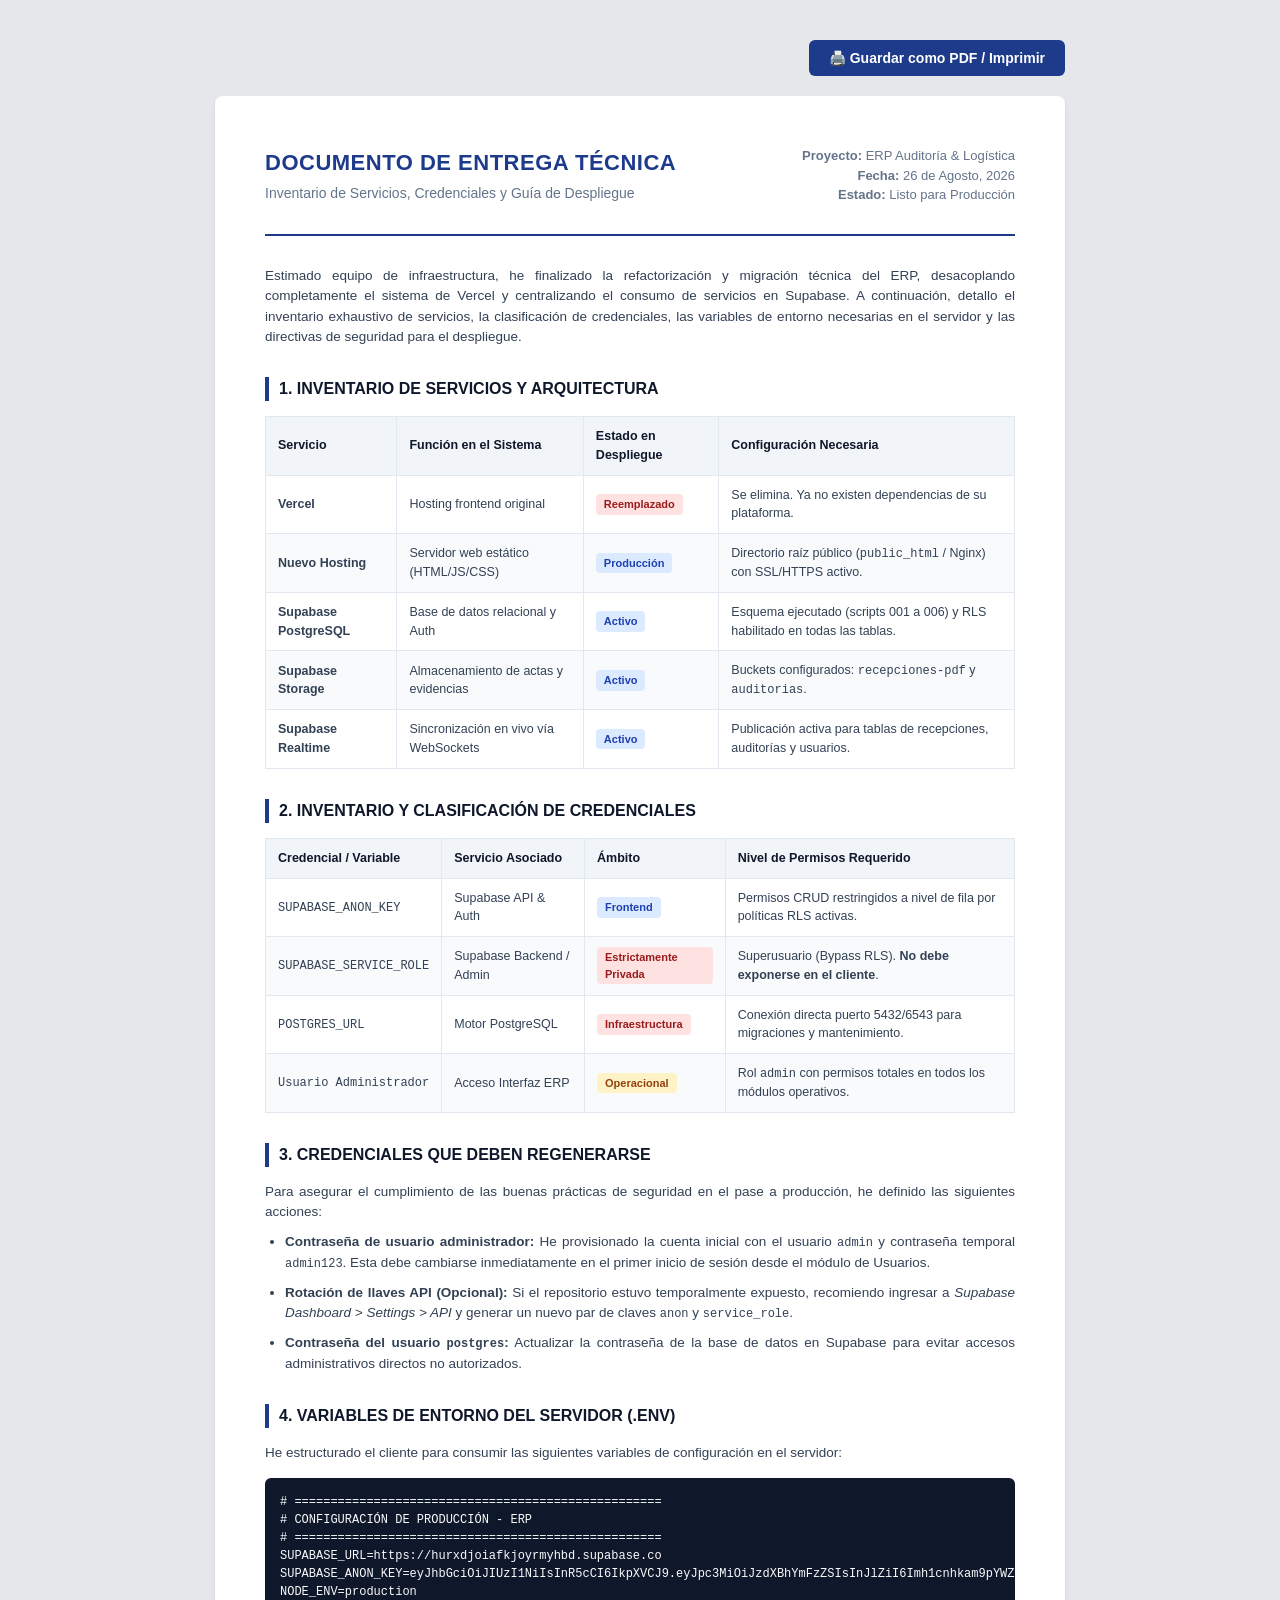
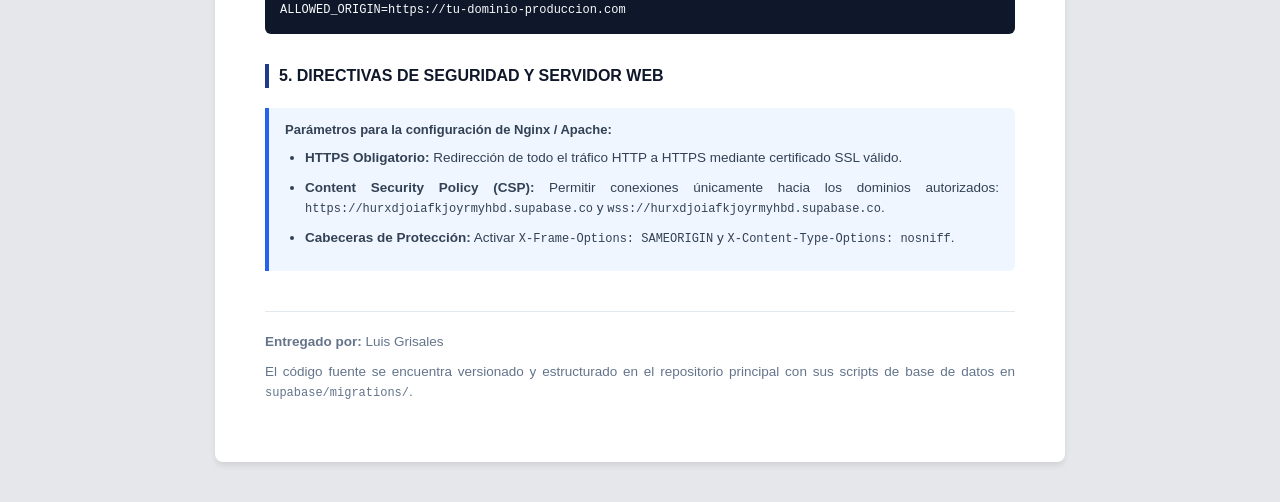
<file: docs/reporte_credenciales.html>
<!DOCTYPE html>
<html lang="es">
<head>
  <meta charset="UTF-8">
  <meta name="viewport" content="width=device-width, initial-scale=1.0">
  <title>Entrega Técnica - Inventario de Credenciales y Servicios</title>
  <style>
    :root {
      --primary: #1e3a8a;
      --secondary: #0f172a;
      --accent: #2563eb;
      --bg: #f8fafc;
      --text: #334155;
      --border: #e2e8f0;
      --danger: #dc2626;
      --success: #16a34a;
    }

    * {
      box-sizing: border-box;
      margin: 0;
      padding: 0;
      font-family: 'Segoe UI', Roboto, Helvetica, Arial, sans-serif;
    }

    body {
      background-color: #e5e7eb;
      color: var(--text);
      padding: 40px 20px;
      line-height: 1.5;
    }

    .document {
      background: #ffffff;
      max-width: 850px;
      margin: 0 auto;
      padding: 50px;
      border-radius: 8px;
      box-shadow: 0 4px 6px -1px rgba(0, 0, 0, 0.1);
    }

    .actions-bar {
      max-width: 850px;
      margin: 0 auto 20px auto;
      display: flex;
      justify-content: flex-end;
      gap: 10px;
    }

    .btn {
      background: var(--primary);
      color: #ffffff;
      border: none;
      padding: 10px 20px;
      font-size: 14px;
      font-weight: 600;
      border-radius: 6px;
      cursor: pointer;
      display: inline-flex;
      align-items: center;
      gap: 8px;
    }

    .btn:hover {
      background: var(--accent);
    }

    header {
      border-bottom: 2px solid var(--primary);
      padding-bottom: 20px;
      margin-bottom: 30px;
      display: flex;
      justify-content: space-between;
      align-items: flex-start;
    }

    .header-title h1 {
      color: var(--primary);
      font-size: 22px;
      text-transform: uppercase;
      letter-spacing: 0.5px;
    }

    .header-title p {
      color: #64748b;
      font-size: 14px;
      margin-top: 4px;
    }

    .header-meta {
      text-align: right;
      font-size: 13px;
      color: #64748b;
    }

    h2 {
      color: var(--secondary);
      font-size: 16px;
      border-left: 4px solid var(--primary);
      padding-left: 10px;
      margin: 30px 0 15px 0;
      text-transform: uppercase;
    }

    p, li {
      font-size: 13.5px;
      margin-bottom: 10px;
      text-align: justify;
    }

    ul {
      padding-left: 20px;
      margin-bottom: 15px;
    }

    table {
      width: 100%;
      border-collapse: collapse;
      margin: 15px 0 25px 0;
      font-size: 12.5px;
    }

    th, td {
      border: 1px solid var(--border);
      padding: 10px 12px;
      text-align: left;
    }

    th {
      background-color: #f1f5f9;
      color: var(--secondary);
      font-weight: 600;
    }

    tr:nth-child(even) {
      background-color: #f8fafc;
    }

    .badge {
      display: inline-block;
      padding: 2px 8px;
      border-radius: 4px;
      font-size: 11px;
      font-weight: 600;
    }

    .badge-public { background: #dbeafe; color: #1e40af; }
    .badge-private { background: #fee2e2; color: #991b1b; }
    .badge-internal { background: #fef3c7; color: #92400e; }

    code, pre {
      font-family: 'Consolas', 'Courier New', monospace;
      font-size: 12px;
    }

    pre {
      background: #0f172a;
      color: #f8fafc;
      padding: 15px;
      border-radius: 6px;
      overflow-x: auto;
      margin: 15px 0;
    }

    .note-box {
      background: #eff6ff;
      border-left: 4px solid var(--accent);
      padding: 12px 16px;
      margin: 20px 0;
      font-size: 13px;
      border-radius: 0 6px 6px 0;
    }

    .footer-sign {
      margin-top: 40px;
      padding-top: 20px;
      border-top: 1px solid var(--border);
      font-size: 13px;
      color: #64748b;
    }

    @media print {
      body {
        background: transparent;
        padding: 0;
      }
      .actions-bar {
        display: none;
      }
      .document {
        padding: 0;
        box-shadow: none;
        max-width: 100%;
      }
      h2 {
        page-break-after: avoid;
      }
      table, pre {
        page-break-inside: avoid;
      }
    }
  </style>
</head>
<body>

  <div class="actions-bar">
    <button class="btn" onclick="window.print()">🖨️ Guardar como PDF / Imprimir</button>
  </div>

  <div class="document">
    <header>
      <div class="header-title">
        <h1>Documento de Entrega Técnica</h1>
        <p>Inventario de Servicios, Credenciales y Guía de Despliegue</p>
      </div>
      <div class="header-meta">
        <strong>Proyecto:</strong> ERP Auditoría & Logística<br>
        <strong>Fecha:</strong> 26 de Agosto, 2026<br>
        <strong>Estado:</strong> Listo para Producción
      </div>
    </header>

    <p>
      Estimado equipo de infraestructura, he finalizado la refactorización y migración técnica del ERP, desacoplando completamente el sistema de Vercel y centralizando el consumo de servicios en Supabase. A continuación, detallo el inventario exhaustivo de servicios, la clasificación de credenciales, las variables de entorno necesarias en el servidor y las directivas de seguridad para el despliegue.
    </p>

    <h2>1. Inventario de Servicios y Arquitectura</h2>
    <table>
      <thead>
        <tr>
          <th>Servicio</th>
          <th>Función en el Sistema</th>
          <th>Estado en Despliegue</th>
          <th>Configuración Necesaria</th>
        </tr>
      </thead>
      <tbody>
        <tr>
          <td><strong>Vercel</strong></td>
          <td>Hosting frontend original</td>
          <td><span class="badge badge-private">Reemplazado</span></td>
          <td>Se elimina. Ya no existen dependencias de su plataforma.</td>
        </tr>
        <tr>
          <td><strong>Nuevo Hosting</strong></td>
          <td>Servidor web estático (HTML/JS/CSS)</td>
          <td><span class="badge badge-public">Producción</span></td>
          <td>Directorio raíz público (<code>public_html</code> / Nginx) con SSL/HTTPS activo.</td>
        </tr>
        <tr>
          <td><strong>Supabase PostgreSQL</strong></td>
          <td>Base de datos relacional y Auth</td>
          <td><span class="badge badge-public">Activo</span></td>
          <td>Esquema ejecutado (scripts 001 a 006) y RLS habilitado en todas las tablas.</td>
        </tr>
        <tr>
          <td><strong>Supabase Storage</strong></td>
          <td>Almacenamiento de actas y evidencias</td>
          <td><span class="badge badge-public">Activo</span></td>
          <td>Buckets configurados: <code>recepciones-pdf</code> y <code>auditorias</code>.</td>
        </tr>
        <tr>
          <td><strong>Supabase Realtime</strong></td>
          <td>Sincronización en vivo vía WebSockets</td>
          <td><span class="badge badge-public">Activo</span></td>
          <td>Publicación activa para tablas de recepciones, auditorías y usuarios.</td>
        </tr>
      </tbody>
    </table>

    <h2>2. Inventario y Clasificación de Credenciales</h2>
    <table>
      <thead>
        <tr>
          <th>Credencial / Variable</th>
          <th>Servicio Asociado</th>
          <th>Ámbito</th>
          <th>Nivel de Permisos Requerido</th>
        </tr>
      </thead>
      <tbody>
        <tr>
          <td><code>SUPABASE_ANON_KEY</code></td>
          <td>Supabase API & Auth</td>
          <td><span class="badge badge-public">Frontend</span></td>
          <td>Permisos CRUD restringidos a nivel de fila por políticas RLS activas.</td>
        </tr>
        <tr>
          <td><code>SUPABASE_SERVICE_ROLE</code></td>
          <td>Supabase Backend / Admin</td>
          <td><span class="badge badge-private">Estrictamente Privada</span></td>
          <td>Superusuario (Bypass RLS). <strong>No debe exponerse en el cliente</strong>.</td>
        </tr>
        <tr>
          <td><code>POSTGRES_URL</code></td>
          <td>Motor PostgreSQL</td>
          <td><span class="badge badge-private">Infraestructura</span></td>
          <td>Conexión directa puerto 5432/6543 para migraciones y mantenimiento.</td>
        </tr>
        <tr>
          <td><code>Usuario Administrador</code></td>
          <td>Acceso Interfaz ERP</td>
          <td><span class="badge badge-internal">Operacional</span></td>
          <td>Rol <code>admin</code> con permisos totales en todos los módulos operativos.</td>
        </tr>
      </tbody>
    </table>

    <h2>3. Credenciales que Deben Regenerarse</h2>
    <p>Para asegurar el cumplimiento de las buenas prácticas de seguridad en el pase a producción, he definido las siguientes acciones:</p>
    <ul>
      <li><strong>Contraseña de usuario administrador:</strong> He provisionado la cuenta inicial con el usuario <code>admin</code> y contraseña temporal <code>admin123</code>. Esta debe cambiarse inmediatamente en el primer inicio de sesión desde el módulo de Usuarios.</li>
      <li><strong>Rotación de llaves API (Opcional):</strong> Si el repositorio estuvo temporalmente expuesto, recomiendo ingresar a <em>Supabase Dashboard > Settings > API</em> y generar un nuevo par de claves <code>anon</code> y <code>service_role</code>.</li>
      <li><strong>Contraseña del usuario <code>postgres</code>:</strong> Actualizar la contraseña de la base de datos en Supabase para evitar accesos administrativos directos no autorizados.</li>
    </ul>

    <h2>4. Variables de Entorno del Servidor (.env)</h2>
    <p>He estructurado el cliente para consumir las siguientes variables de configuración en el servidor:</p>
    <pre><code># ===================================================
# CONFIGURACIÓN DE PRODUCCIÓN - ERP
# ===================================================
SUPABASE_URL=https://hurxdjoiafkjoyrmyhbd.supabase.co
SUPABASE_ANON_KEY=eyJhbGciOiJIUzI1NiIsInR5cCI6IkpXVCJ9.eyJpc3MiOiJzdXBhYmFzZSIsInJlZiI6Imh1cnhkam9pYWZram95cm15aGJkIiwicm9sZSI6ImFub24iLCJpYXQiOjE3Nzk3MzgxMTMsImV4cCI6MjA5NTMxNDExM30.Z6fRiWft3eSEVNZbWflmcvVcHAJTAEA37tPdp4LRnTg
NODE_ENV=production
ALLOWED_ORIGIN=https://tu-dominio-produccion.com</code></pre>

    <h2>5. Directivas de Seguridad y Servidor Web</h2>
    <div class="note-box">
      <strong>Parámetros para la configuración de Nginx / Apache:</strong>
      <ul style="margin-top: 8px; margin-bottom: 0;">
        <li><strong>HTTPS Obligatorio:</strong> Redirección de todo el tráfico HTTP a HTTPS mediante certificado SSL válido.</li>
        <li><strong>Content Security Policy (CSP):</strong> Permitir conexiones únicamente hacia los dominios autorizados: <code>https://hurxdjoiafkjoyrmyhbd.supabase.co</code> y <code>wss://hurxdjoiafkjoyrmyhbd.supabase.co</code>.</li>
        <li><strong>Cabeceras de Protección:</strong> Activar <code>X-Frame-Options: SAMEORIGIN</code> y <code>X-Content-Type-Options: nosniff</code>.</li>
      </ul>
    </div>

    <div class="footer-sign">
      <p><strong>Entregado por:</strong> Luis Grisales</p>
      <p>El código fuente se encuentra versionado y estructurado en el repositorio principal con sus scripts de base de datos en <code>supabase/migrations/</code>.</p>
    </div>
  </div>

</body>
</html>
</file>
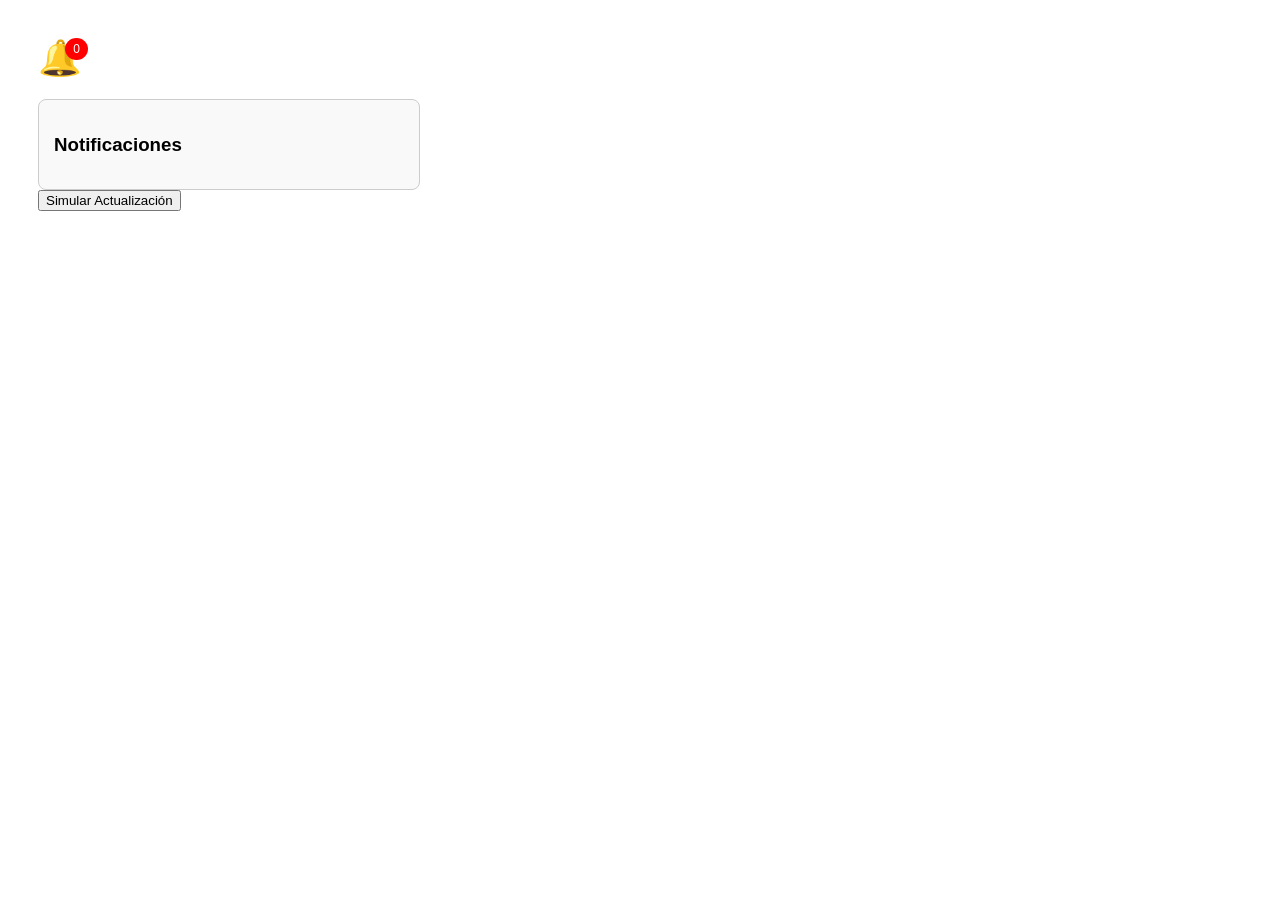
<file: pruebas/indexx.html>
<!DOCTYPE html>
<html lang="es">

<head>

    <meta charset="UTF-8">

    <title>Notificaciones</title>

    <link rel="stylesheet" href="styles.css">

</head>

<body>

   

    <div class="notification-bell">

        🔔

        <span id="notification-count">
            0
        </span>

    </div>

   
    <div id="notification-panel">

        <h3>Notificaciones</h3>

        <ul id="notification-list"></ul>

    </div>

  

    <button onclick="createNotification()">
        Simular Actualización
    </button>

    <script src="app.js"></script>

</body>

</html>
</file>
<file: pruebas/styles.css>
body{

    font-family: Arial, sans-serif;

    padding: 30px;
}

/* CAMPANA */

.notification-bell{

    position: relative;

    width: 50px;

    font-size: 35px;

    cursor: pointer;
}

/* CONTADOR */

#notification-count{

    position: absolute;

    top: 0;

    right: 0;

    background-color: red;

    color: white;

    border-radius: 50%;

    padding: 4px 8px;

    font-size: 12px;
}

/* PANEL */

#notification-panel{

    width: 350px;

    margin-top: 20px;

    border: 1px solid #ccc;

    border-radius: 8px;

    padding: 15px;

    background-color: #f9f9f9;
}

/* LISTA */

#notification-list{

    list-style: none;

    padding: 0;
}

#notification-list li{

    padding: 10px;

    border-bottom: 1px solid #ddd;
}
</file>
